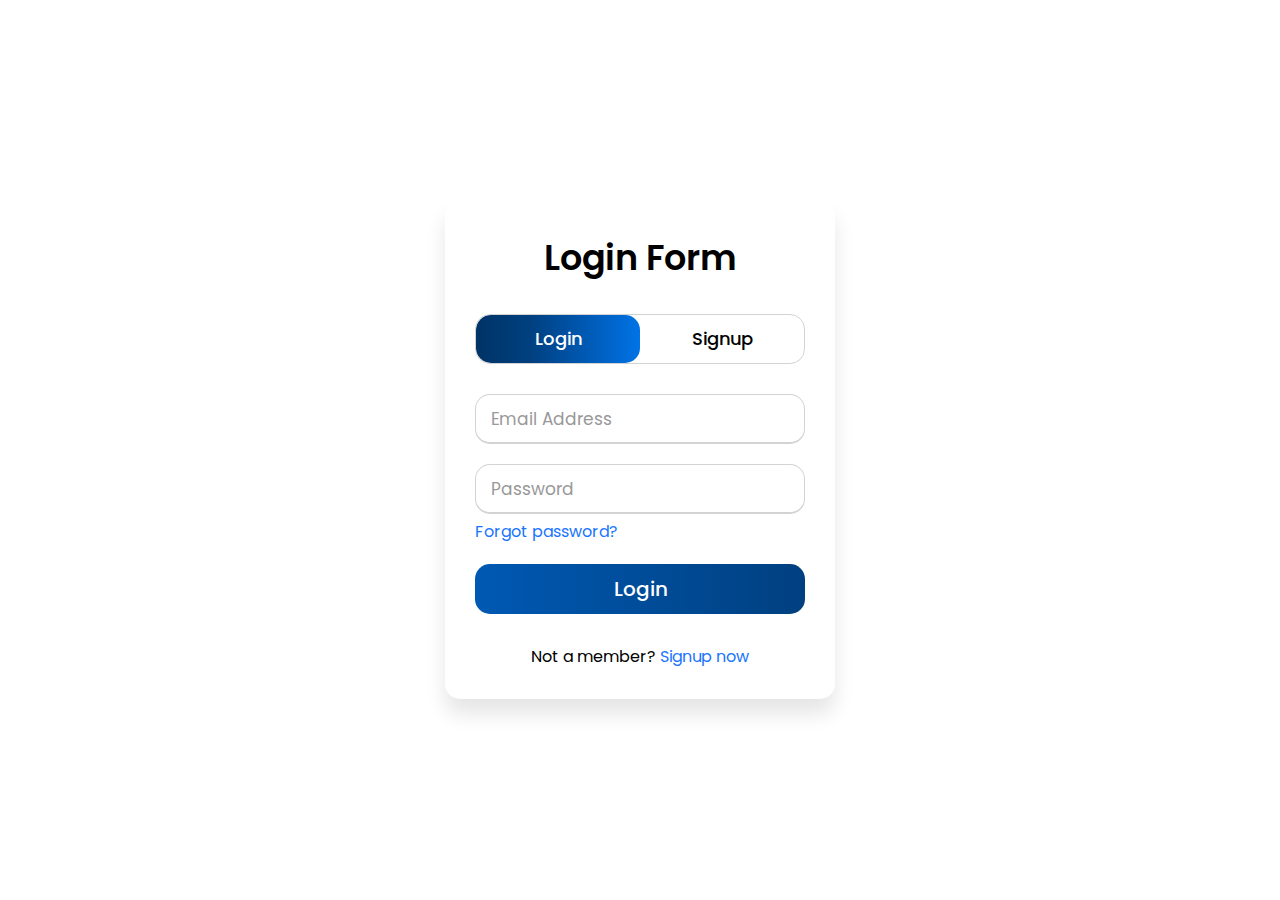
<file: login.html>
<!DOCTYPE html>
<html lang="en">

<head>
    <meta charset="UTF-8">
    <meta name="viewport" content="width=device-width, initial-scale=1.0">
    <title>Document</title>
    <link rel="stylesheet" href="styless.css">
</head>
<body>
    <!-- <div class="container">
        <h3>MENTOR LOGIN</h3>
    
           <button type="submit"><a href="login.html">login</a></button>
       
    </div> -->


    <!-- ==================================login form====================================================
     -->
    <div class="wrapper">
        <div class="title-text">
          <div class="title login">Login Form</div>
          <div class="title signup">Signup Form</div>
        </div>
        <div class="form-container">
          <div class="slide-controls">
            <input type="radio" name="slide" id="login" checked>
            <input type="radio" name="slide" id="signup">
            <label for="login" class="slide login">Login</label>
            <label for="signup" class="slide signup">Signup</label>
            <div class="slider-tab"></div>
          </div>
          <div class="form-inner">
            <form action="#" class="login">
              <div class="field">
                <input type="text" placeholder="Email Address" required>
              </div>
              <div class="field">
                <input type="password" placeholder="Password" required>
              </div>
              <div class="pass-link"><a href="#">Forgot password?</a></div>
              <div class="field btn">
                <div class="btn-layer"></div>
                <input type="submit" value="Login">
              </div>
              <div class="signup-link">Not a member? <a href="">Signup now</a></div>
            </form>
            <form action="#" class="signup">
              <div class="field">
                <input type="text" placeholder="Email Address" required>
              </div>
              <div class="field">
                <input type="password" placeholder="Password" required>
              </div>
              <div class="field">
                <input type="password" placeholder="Confirm password" required>
              </div>
              <div class="field btn">
                <div class="btn-layer"></div>
                <input type="submit" value="Signup">
              </div>
            </form>
          </div>
        </div>
      </div>
      <script src="script.js"></script>  
</body>
</html>
</file>
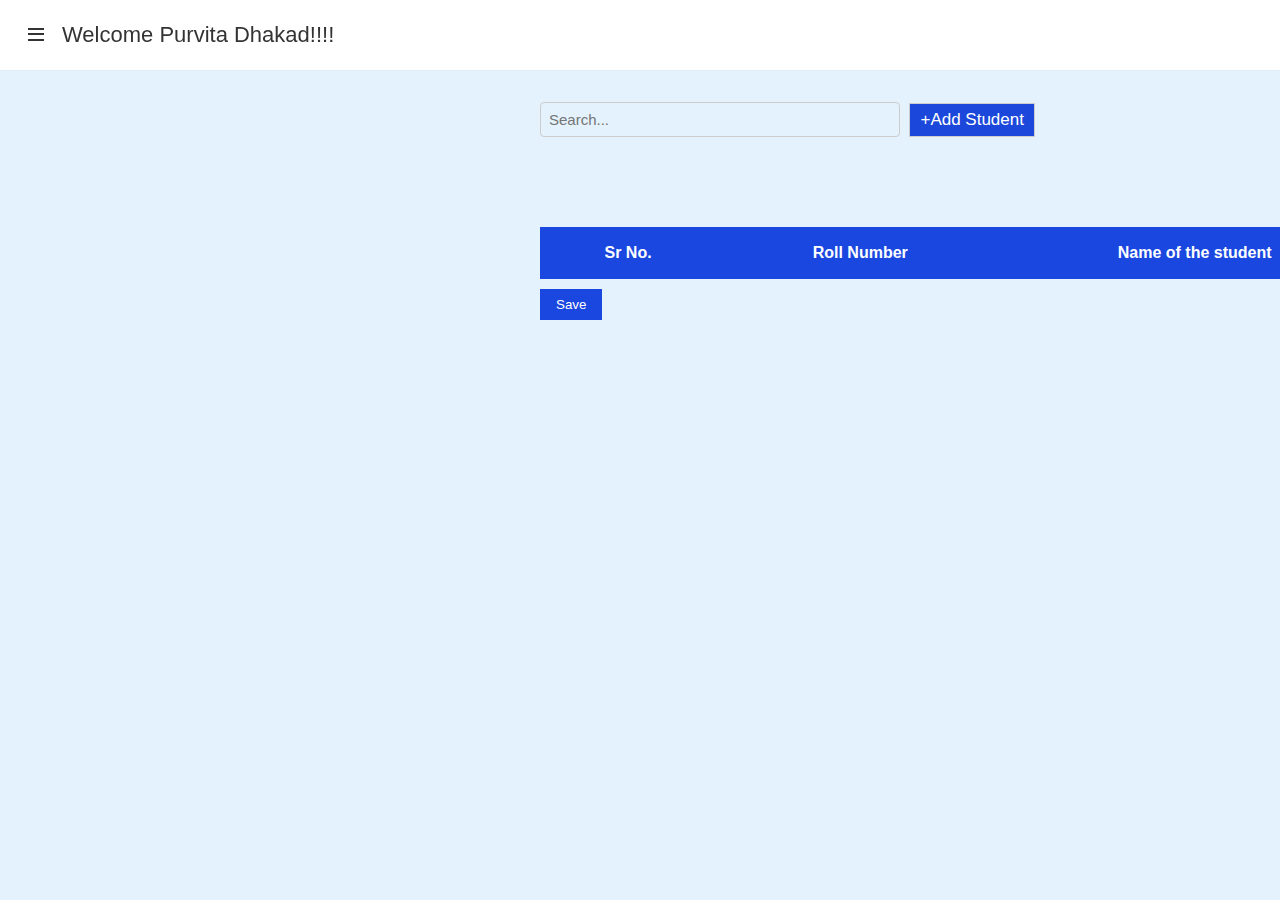
<file: mentorhome.html>
<!DOCTYPE html>
<html lang="en">

<head>
    <meta charset="UTF-8" />
    <meta http-equiv="X-UA-Compatible" content="IE=edge" />
    <meta name="viewport" content="width=device-width, initial-scale=1.0" />
    <title>Mentor home</title>
    <!-- CSS -->
    <link rel="stylesheet" href="repo.css" />
    <!-- Boxicons CSS -->
    <link href="https://unpkg.com/boxicons@2.1.2/css/boxicons.min.css" rel="stylesheet" />
   
</head>

<body>
    <header>
        <nav>
            <div class="logo">
                <i class="bx bx-menu menu-icon"></i>
                <span class="logo-name">Welcome Purvita Dhakad!!!!</span>
            </div>
            <div class="sidebar">
                <div class="logo">
                    <i class="bx bx-menu menu-icon"></i>
                    <span class="logo-name">Mentor's Login</span>
                </div>

                <div class="sidebar-content">
                    <ul class="lists">
                        <li class="list">
                            <a href="mentorpd.html" class="nav-link">
                                <i class="bx bx-home-alt icon"></i>
                                <span class="link">Personal Details</span>
                            </a>
                        </li>
                        <li class="list">
                            <a href="repor.html" class="nav-link">
                                <i class="bx bx-bar-chart-alt-2 icon"></i>
                                <span class="link">Generate Report</span>
                            </a>
                        </li>
                     
                    </ul>
                    <div class="bottom-cotent">
                       
                        <li class="list">
                            <a href="#" class="nav-link">
                                <i class="bx bx-log-out icon"></i>
                                <span class="link">Logout</span>
                            </a>
                        </li>
                    </div>
                </div>
            </div>
            <section class="overlay"></section>
    </header>
    

 <!-- ========================================bodyyy========================================== -->

<h3>Students</h3>

<div class="search-container">
    <input type="text" id="searchInput" onkeyup="searchTable()" placeholder="Search...">
    <button class="add-row-btn" onclick="addRow()"> +Add Student</button>
</div>

<table id="myTable">
    <thead>
        <tr>
            <th>Sr No.</th>
            <th>Roll Number</th>
            <th>Name of the student</th>
        </tr>
    </thead>
    <tbody id="tableBody">
        <!-- Table body will be dynamically populated with student data -->
    </tbody>
</table>

<button class="save-btn" onclick="saveTableData()">Save</button>



        <script src="scripty.js"></script>
</body>

</html>
</file>
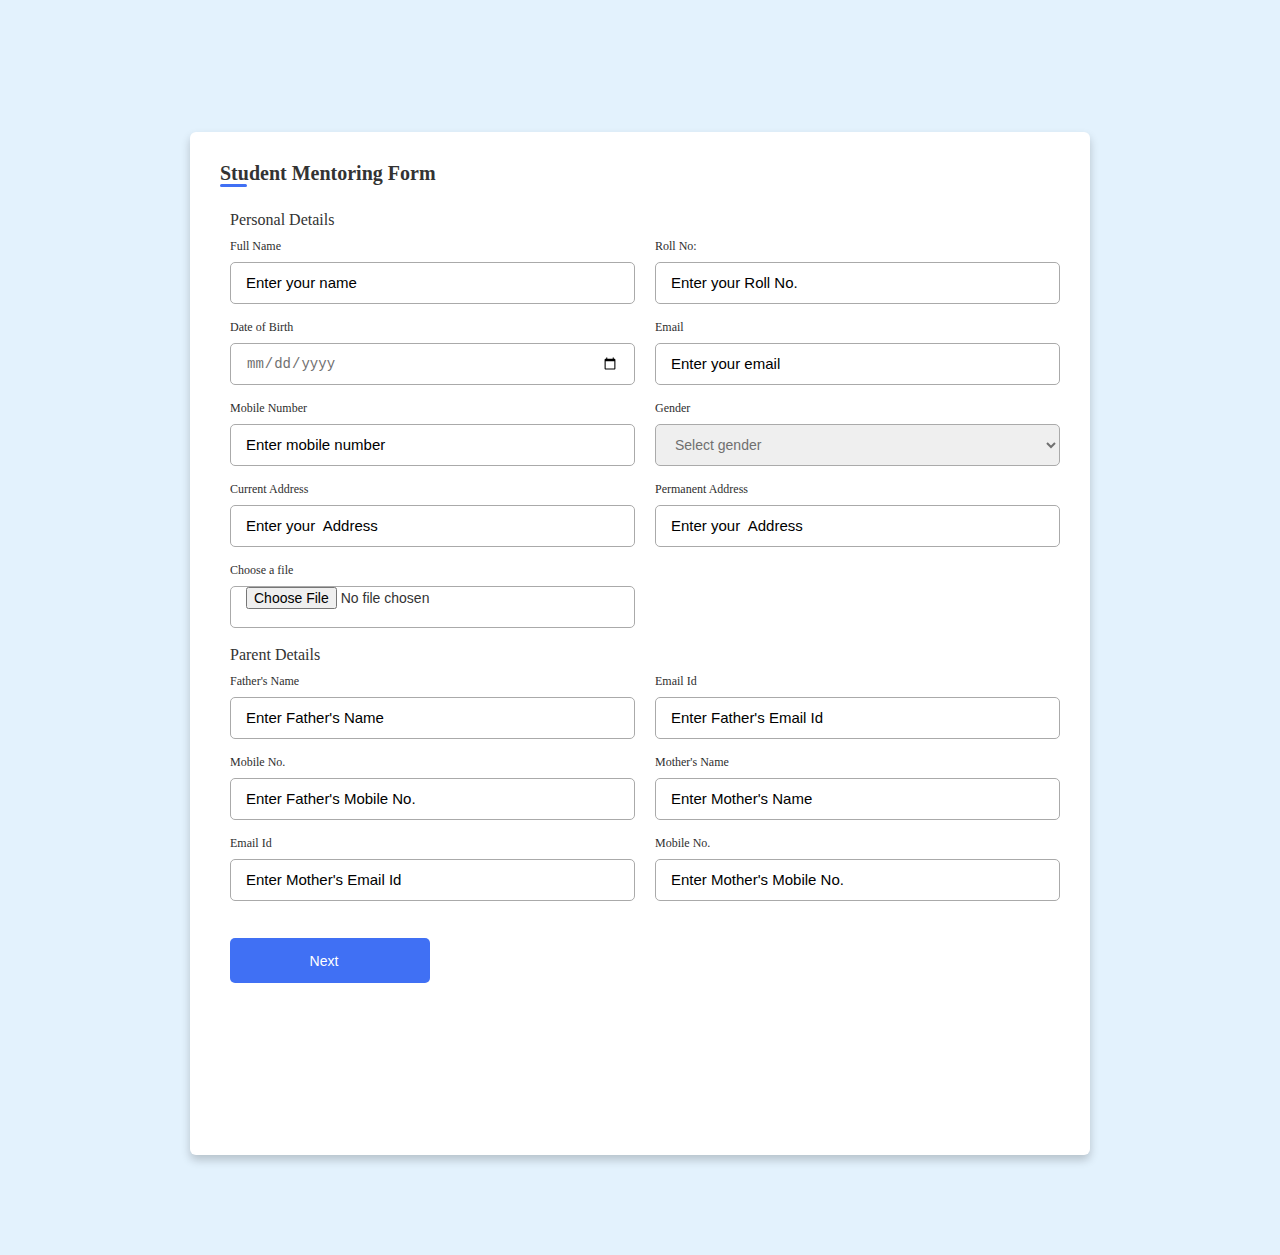
<file: pd.html>
<!DOCTYPE html>
<html lang="en">
<head>
    <meta charset="UTF-8">
    <meta name="viewport" content="width=device-width, initial-scale=1.0">
    <title>Document</title>
    <link rel="stylesheet" href="styles.css">
</head>
<body>
    <div class="about" id="pd"></div>
    <section class="formSection">
        <div class="container">
            <div class="form-heading">Student Mentoring Form</div>
            <form action="#">
                <div class="form first">
                    <div class="details personal">
                        <span class="title">Personal Details</span>
                        <div class="fields">
                            <div class="input-field">
                                <label>Full Name</label>
                                <input type="text" placeholder="Enter your name" required>
                            </div>
                            <div class="input-field">
                                <label>Roll No:</label>
                                <input type="text" placeholder="Enter your Roll No." required>
                            </div>

                            <div class="input-field">
                                <label>Date of Birth</label>
                                <input type="date" placeholder="Enter birth date" required>
                            </div>
                            <div class="input-field">
                                <label>Email</label>
                                <input type="text" placeholder="Enter your email" required>
                            </div>
                            <div class="input-field">
                                <label>Mobile Number</label>
                                <input type="number" placeholder="Enter mobile number" required>
                            </div>
                            <div class="input-field">
                                <label>Gender</label>
                                <select required>
                                    <option disabled selected>Select gender</option>
                                    <option>Male</option>
                                    <option>Female</option>
                                    <option>Others</option>
                                </select>
                            </div>
                            <div class="input-field">
                                <label> Current Address</label>
                                <input type="text" placeholder="Enter your  Address" required>
                            </div>
                            <div class="input-field">
                                <label> Permanent Address</label>
                                <input type="text" placeholder="Enter your  Address" required>
                            </div>
                            <div class="input-field">
                                <label for="file">Choose a file</label>
                                <input type="file" name="file" id="file" class="inputfile" />

                            </div>
                        </div>
                    </div>
                    <div class="details ID">
                        <span class="title">Parent Details</span>
                        <div class="fields">
                            <div class="input-field">
                                <label>Father's Name</label>
                                <input type="text" placeholder="Enter Father's Name" required>
                            </div>
                            <div class="input-field">
                                <label>Email Id</label>
                                <input type="text" placeholder="Enter Father's Email Id " required>
                            </div>
                            <div class="input-field">
                                <label>Mobile No.</label>
                                <input type="text" placeholder="Enter Father's Mobile No." required>
                            </div>
                            <div class="input-field">
                                <label>Mother's Name</label>
                                <input type="text" placeholder="Enter Mother's Name" required>
                            </div>
                            <div class="input-field">
                                <label>Email Id</label>
                                <input type="text" placeholder="Enter Mother's Email Id" required>
                            </div>
                            <div class="input-field">
                                <label>Mobile No.</label>
                                <input type="text" placeholder="Enter Mother's Mobile No." required>
                            </div>
                        </div>
                        <button class="nextBtn">
                            <span class="btnText">Next</span>
                            <i class="uil uil-navigator"></i>
                        </button>
                    </div>
                </div>
                <div class="form second">
                    <div class="details address">
                        <span class="title">Student Mentor</span>
                        <div class="fields">
                            <div class="fields">
                                <div class="input-field">
                                    <label> Name of the Student Mentor</label>
                                    <input type="text" placeholder="Enter name of the Student Mentor " required>
                                </div>
                                <div class="input-field">
                                    <label>Email Id</label>
                                    <input type="text" placeholder="Enter Mentor's Email Id " required>
                                </div>
                                <div class="input-field">
                                    <label>Mobile No.</label>
                                    <input type="text" placeholder="Enter Mentor's Mobile No." required>
                                </div>
                                <div class="input-field">
                                    <label>Nmae of faculty mentor</label>
                                    <input type="text" placeholder="Enter name of the  faculty mentor" required>
                                </div>
                                <div class="input-field">
                                    <label>Email Id</label>
                                    <input type="text" placeholder="Enter faculty Email Id" required>
                                </div>
                                <div class="input-field">
                                    <label>Mobile No.</label>
                                    <input type="text" placeholder="Enter Faculty Mobile No." required>
                                </div>
                            </div>
                            <div class="input-field">
                                <label> Department</label>

                                <select required>
                                    <option disabled selected>Select Department </option>
                                    <option>Computer</option>
                                    <option>Electronics And Telecommunication</option>
                                    <option>Electrical</option>
                                    <option>Mechanical</option>
                                </select>
                            </div>
                            <div class="buttons">
                                <div class="backBtn">
                                    <i class="uil uil-navigator"></i>
                                    <span class="btnText">Back</span>
                                </div>

                                <button class="sumbit">
                                    <span class="btnText">Submit</span>
                                    <i class="uil uil-navigator"></i>
                                </button>
                            </div>
                        </div>
                    </div>
            </form>
        </div>
    </section>

    <script src="scriptss.js"></script>

</body>
</html>
</file>
<file: styless.css>
@import url('https://fonts.googleapis.com/css?family=Poppins:400,500,600,700&display=swap');
*{
  margin: 0;
  padding: 0;
  box-sizing: border-box;
  font-family: 'Poppins', sans-serif;
}
html,body{
  display: grid;
  height: 100%;
  width: 100%;
  place-items: center;

}
* {
    margin: 0;
    padding: 0;
    box-sizing: border-box;
}

html {
    scroll-behavior: smooth;
}

header{
    position: sticky;
    top: 0;
    bottom: 0;
    z-index: 5;
}

nav{
    display: flex;
    justify-content: space-evenly;
    align-items: center;
    background-color: #265df2;
    width: 100%;
}

.navbar{
    background-color: #d3d3d3;
}

ul {
    display: flex;
    justify-content: center;
    align-items: center;
}

ul li {
    margin: 10px 20px;
    list-style: none;
    font-size: 20px;
    font-family: monospace;
    font-weight: bold;

}

ul li a {
    color: rgb(43, 43, 43);
    text-decoration: none;
}

ul li :hover {
    color: rgb(67, 66, 66);
    text-decoration: none;
}

.logo img {
    height: 100%;
    width: 100%;
}

.logo{
    height: 150px;
    width: 150px;
}

.headingtext {
    height: 50vh;
    width: 70wh;
    padding: 100px;

    display: flex;
    flex-direction: column;
}

.heading {
    font-size: 35px;
    font-family: 'Times New Roman', Times, serif;
    color: black;
    padding-right: 29px;
}

.midheading {
    font-size: 18px;
    font-family: 'Times New Roman', Times, serif;
    font-weight: bolder;
    padding: 10px;
    color: black;
    padding-bottom: 1px;
}

p {
    font-size: 18px;
    font-family: 'Times New Roman', Times, serif;
    color: black;
}
::selection{
  background: white;
  color: #fff;
}
.wrapper{
  overflow: hidden;
  max-width: 390px;
  background: #fff;
  padding: 30px;
  border-radius: 15px;
  box-shadow: 0px 15px 20px rgba(0,0,0,0.1);
}
.wrapper .title-text{
  display: flex;
  width: 200%;
}
.wrapper .title{
  width: 50%;
  font-size: 35px;
  font-weight: 600;
  text-align: center;
  transition: all 0.6s cubic-bezier(0.68,-0.55,0.265,1.55);
}
.wrapper .slide-controls{
  position: relative;
  display: flex;
  height: 50px;
  width: 100%;
  overflow: hidden;
  margin: 30px 0 10px 0;
  justify-content: space-between;
  border: 1px solid lightgrey;
  border-radius: 15px;
}
.slide-controls .slide{
  height: 100%;
  width: 100%;
  color: #fff;
  font-size: 18px;
  font-weight: 500;
  text-align: center;
  line-height: 48px;
  cursor: pointer;
  z-index: 1;
  transition: all 0.6s ease;
}
.slide-controls label.signup{
  color: #000;
}
.slide-controls .slider-tab{
  position: absolute;
  height: 100%;
  width: 50%;
  left: 0;
  z-index: 0;
  border-radius: 15px;
  background: -webkit-linear-gradient(left,#003366,#004080,#0059b3
, #0073e6);
  transition: all 0.6s cubic-bezier(0.68,-0.55,0.265,1.55);
}
input[type="radio"]{
  display: none;
}
#signup:checked ~ .slider-tab{
  left: 50%;
}
#signup:checked ~ label.signup{
  color: #fff;
  cursor: default;
  user-select: none;
}
#signup:checked ~ label.login{
  color: #000;
}
#login:checked ~ label.signup{
  color: #000;
}
#login:checked ~ label.login{
  cursor: default;
  user-select: none;
}
.wrapper .form-container{
  width: 100%;
  overflow: hidden;
}
.form-container .form-inner{
  display: flex;
  width: 200%;
}
.form-container .form-inner form{
  width: 50%;
  transition: all 0.6s cubic-bezier(0.68,-0.55,0.265,1.55);
}
.form-inner form .field{
  height: 50px;
  width: 100%;
  margin-top: 20px;
}
.form-inner form .field input{
  height: 100%;
  width: 100%;
  outline: none;
  padding-left: 15px;
  border-radius: 15px;
  border: 1px solid lightgrey;
  border-bottom-width: 2px;
  font-size: 17px;
  transition: all 0.3s ease;
}
.form-inner form .field input:focus{
  border-color: #1a75ff;
  /* box-shadow: inset 0 0 3px #fb6aae; */
}
.form-inner form .field input::placeholder{
  color: #999;
  transition: all 0.3s ease;
}
form .field input:focus::placeholder{
  color: #1a75ff;
}
.form-inner form .pass-link{
  margin-top: 5px;
}
.form-inner form .signup-link{
  text-align: center;
  margin-top: 30px;
}
.form-inner form .pass-link a,
.form-inner form .signup-link a{
  color: #1a75ff;
  text-decoration: none;
}
.form-inner form .pass-link a:hover,
.form-inner form .signup-link a:hover{
  text-decoration: underline;
}
form .btn{
  height: 50px;
  width: 100%;
  border-radius: 15px;
  position: relative;
  overflow: hidden;
}
form .btn .btn-layer{
  height: 100%;
  width: 300%;
  position: absolute;
  left: -100%;
  background: -webkit-linear-gradient(right,#003366,#004080,#0059b3
, #0073e6);
  border-radius: 15px;
  transition: all 0.4s ease;;
}
form .btn:hover .btn-layer{
  left: 0;
}
form .btn input[type="submit"]{
  height: 100%;
  width: 100%;
  z-index: 1;
  position: relative;
  background: none;
  border: none;
  color: #fff;
  padding-left: 0;
  border-radius: 15px;
  font-size: 20px;
  font-weight: 500;
  cursor: pointer;
}
</file>
<file: repo.css>
* {
    margin: 0;
    padding: 0;
    box-sizing: border-box;
}

html {
    scroll-behavior: smooth;
}

header{
    position: sticky;
    top: 0;
    bottom: 0;
    z-index: 5;
}
/* 
nav{
    display: flex;
    justify-content: space-evenly;
    align-items: center;
    background-color: #265df2;
}

.navbar{
    background-color: #d3d3d3;
}

ul {
    display: flex;
    justify-content: center;
    align-items: center;
}

ul li {
    margin: 10px 20px;
    list-style: none;
    font-size: 20px;
    font-family: monospace;
    font-weight: bold;

}

ul li a {
    color: rgb(43, 43, 43);
    text-decoration: none;
}

ul li :hover {
    color: rgb(67, 66, 66);
    text-decoration: none;
}

.logo img {
    height: 100%;
    width: 100%;
}

.logo{
    height: 150px;
    width: 150px;
}

.headingtext {
    height: 50vh;
    width: 70wh;
    padding: 100px;

    display: flex;
    flex-direction: column;
}

.heading {
    font-size: 35px;
    font-family: 'Times New Roman', Times, serif;
    color: black;
    padding-right: 29px;
}

.midheading {
    font-size: 18px;
    font-family: 'Times New Roman', Times, serif;
    font-weight: bolder;
    padding: 10px;
    color: black;
    padding-bottom: 1px;
}

p {
    font-size: 18px;
    font-family: 'Times New Roman', Times, serif;
    color: black;
}

.about {
    height: auto;
}

.aboutpage {
    display: flex;
    justify-content: space-between;
    align-items: center;
}

.aboutpage {
    padding: 50px;
    margin: 0px 40px;
}

.textcolor {
    color: white;
}

.footertext {
    height: 80px;
    background-color: burlywood;
    color: black;
    display: flex;
    align-items: center;
    justify-content: center;
    font-size: 24px;
}


.container form button {
    display: flex;
    align-items: center;
    justify-content: center;
   
    height: 45px;
    max-width: 200px;
    width: 100%;
    border: none;
    outline: none;
    color: #fff;
    border-radius: 5px;
    margin: 25px 0;
   background-color: #4070f4;
    transition: all 0.3s linear;
    cursor: pointer;
    margin-top: 100px;
}
     */

 /* ==========================================navbar============================================================= */

.navbar{
    align-items: center;
    display: flex;
    justify-content: center;
    justify-content: space-evenly;

}
h2{
    text-align: center;
    justify-content: center;
    padding-top: 4px;
}

* {
  margin: 0;
  padding: 0;
  box-sizing: border-box;
  font-family: "Poppins", sans-serif;
}
body {
  min-height: 100%;
  background: #e3f2fd;
}
nav {
  position: fixed;
  top: 0;
  left: 0;
  height: 70px;
  width: 100%;
  display: flex;
  align-items: center;
  background: #fff;
  box-shadow: 0 0 1px rgba(0, 0, 0, 0.1);
}
nav .logo {
  display: flex;
  align-items: center;
  margin: 0 24px;
}
.logo .menu-icon {
  color: #333;
  font-size: 24px;
  margin-right: 14px;
  cursor: pointer;
}
.logo .logo-name {
  color: #333;
  font-size: 22px;
  font-weight: 500;
}
nav .sidebar {
  position: fixed;
  top: 0;
  left: -100%;
  height: 100%;
  width: 260px;
  padding: 20px 0;
  background-color: #fff;
  box-shadow: 0 5px 1px rgba(0, 0, 0, 0.1);
  transition: all 0.4s ease;
}
nav.open .sidebar {
  left: 0;
}
.sidebar .sidebar-content {
  display: flex;
  height: 100%;
  flex-direction: column;
  justify-content: space-between;
  padding: 30px 16px;
}
.sidebar-content .list {
  list-style: none;
}
.list .nav-link {
  display: flex;
  align-items: center;
  margin: 8px 0;
  padding: 14px 12px;
  border-radius: 8px;
  text-decoration: none;
}
.lists .nav-link:hover {
  background-color: #4070f4;
}
.nav-link .icon {
  margin-right: 14px;
  font-size: 20px;
  color: #707070;
}
.nav-link .link {
  font-size: 16px;
  color: #707070;
  font-weight: 400;
}
.lists .nav-link:hover .icon,
.lists .nav-link:hover .link {
  color: #fff;
}
.overlay {
  position: fixed;
  top: 0;
  left: -100%;
  height: 1000vh;
  width: 200%;
  opacity: 0;
  pointer-events: none;
  transition: all 0.4s ease;
  background: rgba(0, 0, 0, 0.3);
}
nav.open ~ .overlay {
  opacity: 1;
  left: 260px;
  pointer-events: auto;
} 

/* ======================================table=============================================== */
#myTable{
  justify-content: center;
  align-items: center;
  text-align: center;
 
}

table {
  width: 95vh;
  border-collapse: collapse;
  /* border: 1px solid #ddd; */
  margin-top:10vh;
  justify-content: center;
  align-items: center;
  text-align: center;
  margin-left: 60vh;
}

th, td {
  padding: 17px;
 
   text-align: center;
  justify-content: space-evenly;
  align-items: center; 
  padding-left: 20px;
  padding-right: 30px;
  
}

tr:nth-child(even) {
  /* background-color: #f2f2f2; */
  padding: 4px;
  
}

th {
  background-color: #1947df;
  color: white;
  
}

.add-row-btn {
  margin-top: 10px;
  padding: 8px 16px;
  background-color: #1947df;
  color: white;
  border: none;
  cursor: pointer;
  margin-left: 60vh;

}

.delete-btn , .save-btn {
  margin-top: 10px;
  padding: 8px 16px;
  background-color: #1947df;
  color: white;
  border: none;
  cursor: pointer;
  margin-left: 60vh;
  
}
input[type="text" i] {
  padding-block: 8px;
  padding-inline: 2px;
  font-size: 15px;
  border: 2px solid black;
  background-color: #e3f2fd;
  color: #333;
}
input[type="number" i] {
  padding-block: 8px;
  padding-inline: 3px;
  width: 30px;
  border: 2px solid black;
  background-color: #e3f2fd;
  color: #333;
}

.search-container {
  margin-bottom: 0px;
  justify-content: space-between;

}

.search-container input[type=text] {
  padding: 8px;
  margin-top: 80px;
  margin-bottom: 0px;
  width: 40vh;
  border: 1px solid #ccc;
  border-radius: 4px;
  box-sizing: border-box;
  margin-left: 60vh;
  justify-content: center;
}
.search-container button {
  padding: 6px 10px;
  margin-top: 8px;
  margin-left: 5px;
  background: #1b48da;
  font-size: 17px;
  border: 1px solid #ccc;
  cursor: pointer;
}
</file>
<file: styles.css>
*{
    margin: 0;
    padding: 0;
    box-sizing: border-box;
}

.about{
    background-color: rgba(189, 143, 57, 0.616);
    height:auto;
  
    
}
.aboutpage{
    display: flex;
    justify-content: space-between;
    align-items: center;
}

.aboutpage{
    padding: 50px;
    margin: 0px 40px;
}

 .form{
    margin:10px;
 }
 .form input,textarea{
    width: 500px;
    padding:10px;
    background:transparent;
    border: 2px solid black;
    border-radius: 10px;

 }
 .form input,textarea:focus{
    outline: none;
 }
 ::placeholder{
    color: black;  
      font-size:15px ;
 }
 .buttonbox{
    cursor: pointer;
font-size: 17px;
padding: 8px 15px;
border-radius:50px;
transition:  0.3s ease-in-out;
border: none;
 }

 body {
    /* min-height: 30vh; */
    align-items: center;
    justify-content: center;
    background: #e3f2fd;
}

.formSection{
    display: flex;
    justify-content: center;
    align-items: center;
    margin-top: 2rem;
}

.container {
    position: relative;
    max-width: 900px;
    width: 100%;
    border-radius: 6px;
    padding: 30px;
    margin: 100px 15px;
    background-color: #fff;
    box-shadow: 0 5px 10px rgba(0, 0, 0, 0.2);
    justify-content: center;
    align-items: center;

  
}

.container .form-heading {
    position: relative;
    font-size: 20px;
    font-weight: 600;
    color: #333;
}

.container .form-heading::before {
    content: "";
    position: absolute;
    left: 0;
    bottom: -2px;
    height: 3px;
    width: 27px;
    border-radius: 8px;
    background-color: #4070f4;
}

.container form {
    position: relative;
    margin-top: 10px;
    min-height: 930px;
    background-color: #fff;
    overflow: hidden;
    justify-content: center;
   
}

.container form .form {
    position: absolute;
    background-color: #fff;
    transition: 0.3s ease;
}

.container form .form.second {
    opacity: 0;
    pointer-events: none;
    transform: translateX(100%);
}

form.secActive .form.second {
    opacity: 1;
    pointer-events: auto;
    transform: translateX(0);
}

form.secActive .form.first {
    opacity: 0;
    pointer-events: none;
    transform: translateX(-100%);
}

.container form .title {
    display: block;
    margin-bottom: 8px;
    font-size: 16px;
    font-weight: 500;
    margin: 6px 0;
    color: #333;
}

.container form .fields {
    display: flex;
    align-items: center;
    justify-content: space-between;
    flex-wrap: wrap;
}

form .fields .input-field {
    display: flex;
    width: calc(100% / 2 - 15px);
    flex-direction: column;
    margin: 4px 0;
}

.input-field label {
    font-size: 12px;
    font-weight: 500;
    color: #2e2e2e;
}

.input-field input,
select {
    outline: none;
    font-size: 14px;
    font-weight: 400;
    color: #333;
    border-radius: 5px;
    border: 1px solid #aaa;
    padding: 0 15px;
    height: 42px;
    margin: 8px 0;
    width: 405px;
}

.input-field input :focus,
.input-field select:focus {
    box-shadow: 0 3px 6px rgba(0, 0, 0, 0.13);
}

.input-field select,
.input-field input[type="date"] {
    color: #707070;
}

.input-field input[type="date"]:valid {
    color: #333;
}

.container form button,
.backBtn {
    display: flex;
    align-items: center;
    justify-content: center;
    height: 45px;
    max-width: 200px;
    width: 100%;
    border: none;
    outline: none;
    color: #fff;
    border-radius: 5px;
    margin: 25px 0;
    background-color: #4070f4;
    transition: all 0.3s linear;
    cursor: pointer;
}

.container form .btnText {
    font-size: 14px;
    font-weight: 400;
}

form button:hover {
    background-color: #265df2;
}

form button i,
form .backBtn i .nextBtn {
    margin: 0 6px;
}

form .backBtn i {
    transform: rotate(180deg);
}

form .buttons {
    display: flex;
    align-items: center;
}

form .buttons button,
.nextBtn,
.backBtn {
    margin-right: 14px;
}
</file>
